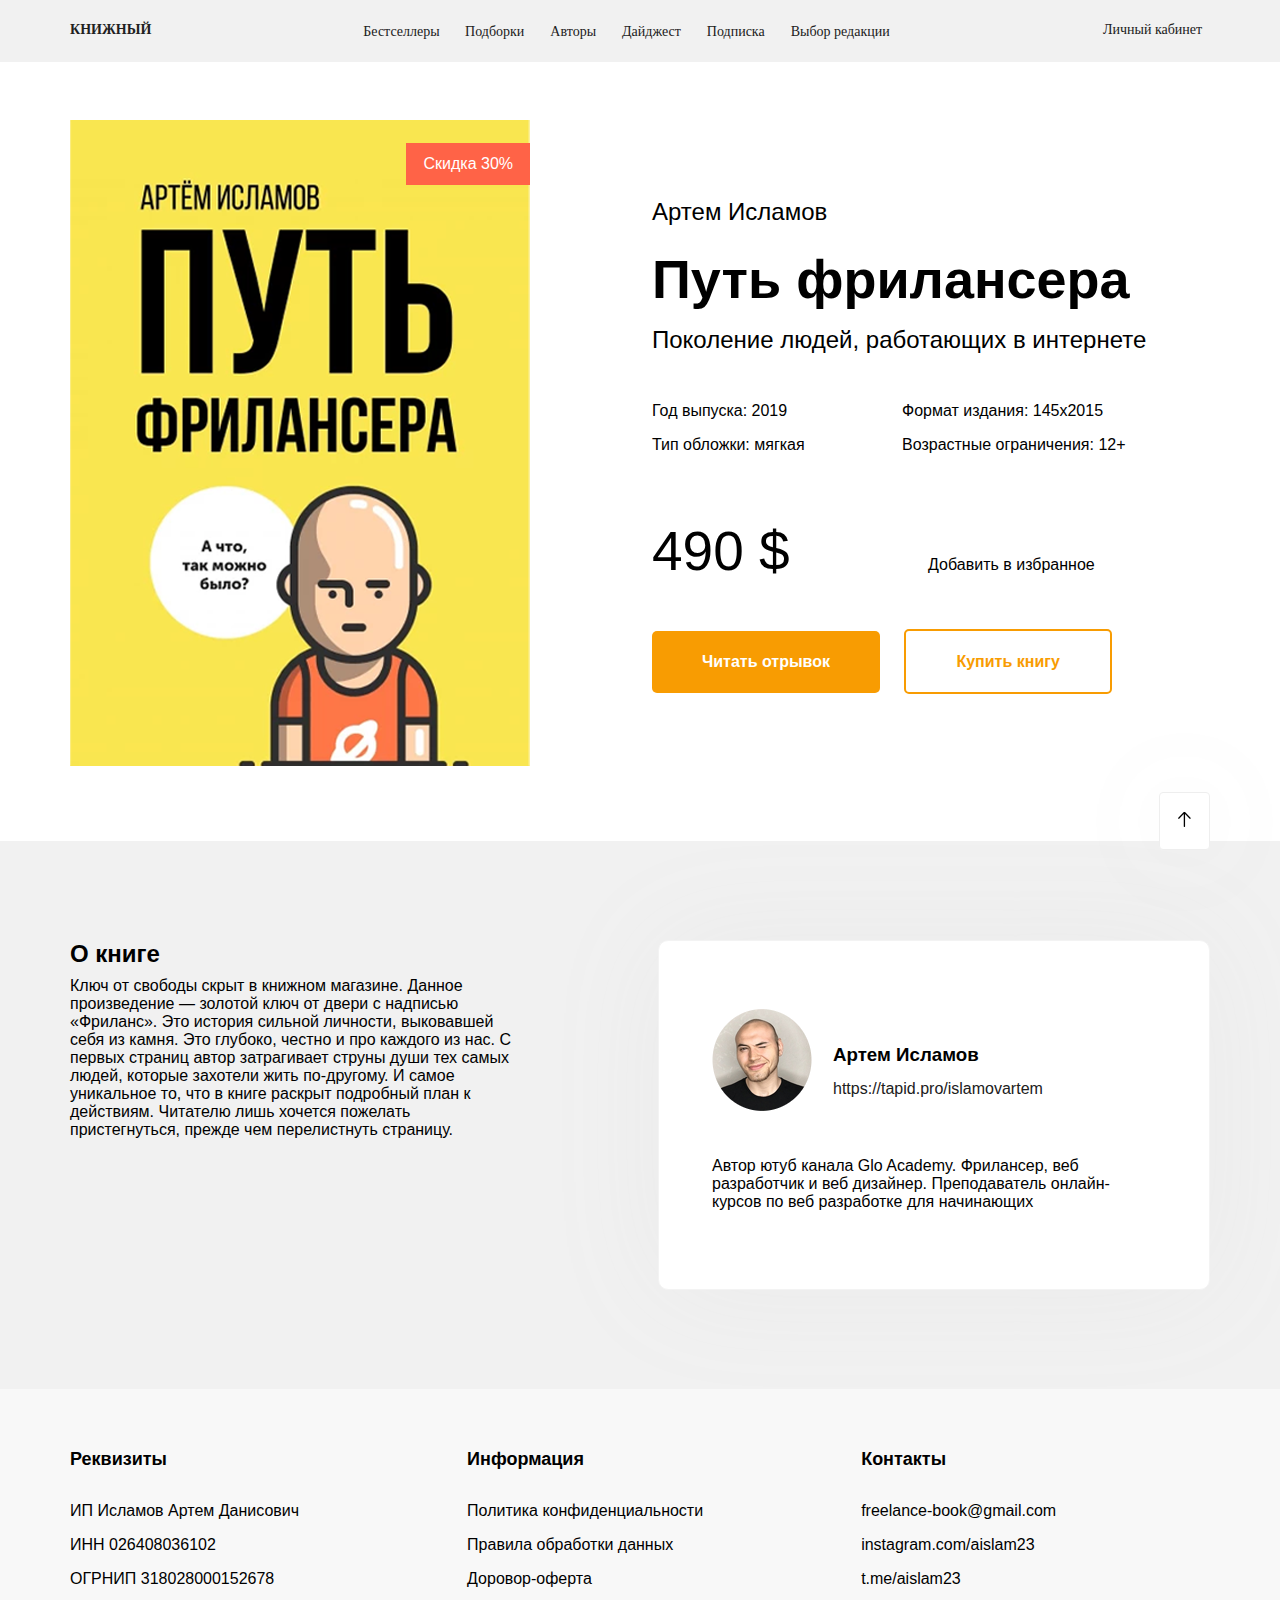
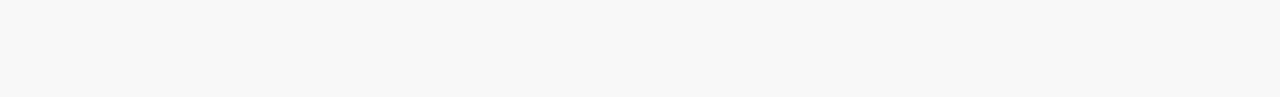
<file: index.html>
<!DOCTYPE html>
<html lang="en">

<head>
  <meta charset="UTF-8">
  <meta http-equiv="X-UA-Compatible" content="IE=edge">
  <meta name="viewport" content="width=device-width, initial-scale=1.0">
  <title>Путь фрилансера</title>
  <link rel="stylesheet" href="style.css">
</head>

<body>
  <header class="header">
    <div class="header-container">
      <span class="logo">Книжный</span>
      <nav class="nav">
        <a href="https://store.steampowered.com/sub/841014/" class="nav-link">Бестселлеры </a>
        <a href="https://store.steampowered.com/sub/841014/" class="nav-link">Подборки</a>
        <a href="https://store.steampowered.com/sub/841014/" class="nav-link">Авторы</a>
        <a href="https://store.steampowered.com/sub/841014/" class="nav-link">Дайджест</a>
        <a href="https://store.steampowered.com/sub/841014/" class="nav-link">Подписка</a>
        <a href="https://store.steampowered.com/sub/841014/" class="nav-link">Выбор редакции</a>
      </nav>
      <a href="https://store.steampowered.com/sub/841014/" class="login">Личный кабинет</a>
    </div>
  </header>
  <section class="hero">
    <div class="hero-conteiner">
      <div class="hero-img">
        <img src="img/artem.png"></img>
        <div class="sale">
          <span>Скидка 30%</span>
        </div>
      </div>
      <div class="hero-text">
        <span class="autor">Артем Исламов</span>
        <h1 class="title">Путь фрилансера</h1>
        <span class="subtitle">Поколение людей, работающих в интернете</span>
        <div class="info">
          <span class="info-text date">Год выпуска: 2019</span>
          <span class="info-text fotmat">Формат издания: 145х2015</span>
          <span class="info-text type">Тип обложки: мягкая</span>
          <span class="info-text age">Возрастные ограничения: 12+</span>
        </div>
        <div class="prise">
          <sapn class="prisetag">490 $</sapn>
          <a href="https://store.steampowered.com/sub/841014/" class="fovorites">Добавить в избранное </a>
          <div class="buttons">
            <button class="button button-primary">Читать отрывок</button>
            <a href="https://store.steampowered.com/sub/841014/" class="button button-outline">Купить книгу</a>
          </div>
        </div>
      </div>
    </div>
  </section>

  <section class="about">
    <div class="about-container">
      <div class="about-book">
        <h2 class="about-title">О книге</h2>
        <p class="about-text">
          Ключ от свободы скрыт в книжном магазине. Данное произведение — золотой ключ от двери с надписью «Фриланс».
          Это история сильной личности, выковавшей себя из камня. Это глубоко, честно и про каждого из нас.
          С первых страниц автор затрагивает струны души тех самых людей, которые захотели жить по-другому.
          И самое уникальное то, что в книге раскрыт подробный план к действиям.
          Читателю лишь хочется пожелать пристегнуться, прежде чем перелистнуть страницу.
        </p>
      </div>
      <div class="about-autor">
        <img src="img/autor.png" alt="" class="autor">
        <div class="autor-bio">
          <h3 class="autor-name">Артем Исламов</h3>
          <a href="https://store.steampowered.com/sub/841014/" class="autor-link">https://tapid.pro/islamovartem</a>
        </div>
        <p class="autor-text">Автор ютуб канала Glo Academy. Фрилансер,
          веб разработчик и веб дизайнер. Преподаватель онлайн-курсов по веб разработке для начинающих</p>
      </div>
    </div>
  </section>
  <footer class="footer">
    <div class="footer-container">
      <div class="requsites">
        <h3 class="footer-title">Реквизиты</h3>
        <ul class="footer-list">
          <li class="list-item">ИП Исламов Артем Данисович</li>
          <li class="list-item">ИНН 026408036102</li>
          <li class="list-item">ОГРНИП 318028000152678</li>
        </ul>
      </div>
      <div class="information">
        <h3 class="footer-title">Информация</h3>
        <ul class="footer-list">
          <li class="list-item">
            <a href="https://store.steampowered.com/sub/841014/" class=footer-link>Политика конфиденциальности</a>
          </li>
          <li class="list-item">
            <a href="https://store.steampowered.com/sub/841014/" class=footer-link>Правила обработки данных</a>
          </li>
          <li class="list-item"><a href="https://store.steampowered.com/sub/841014/"
              class=footer-link>Доровор-оферта</a>
          </li>
        </ul>
      </div>
      <div class="contacts">
        <h3 class="footer-title">Контакты</h3>
        <ul class="footer-list">
          <li class="list-item">
            <a href="https://store.steampowered.com/sub/841014/" class=footer-link>freelance-book@gmail.com</a>
          </li>
          <li class="list-item">
            <a href="https://store.steampowered.com/sub/841014/" class=footer-link>instagram.com/aislam23</a>
          </li>
          <li class="list-item">
            <a href="https://store.steampowered.com/sub/841014/" class=footer-link>t.me/aislam23</a>
          </li>
        </ul>
      </div>
    </div>
  </footer>
  <a href="#" class='to-top'>
    <img src="img/arrow.png" alt="Наверх">
  </a>
</body>

</html>
</file>
<file: style.css>
* {
    box-sizing: border-box;
    margin: 0;
    padding: 0;
    scroll-behavior: smooth;
}

.body {
    font-family: Tahoma sans-serif;
    color: #202020;
}

.header {
    background-color: #f1f1f1;
    padding: 22px 0;
    position: fixed;
    width: 100%;
    z-index: 999;
}

.header-container {
    max-width: 1140px;
    margin: auto;
    display: flex;
    justify-content: space-between;
}

.nav-link {
    /* Style for "Подписка" */
    width: 61px;
    height: 12px;
    color: #202020;
    font-family: Tahoma;
    font-size: 14px;
    font-weight: 400;
    font-style: normal;
    letter-spacing: normal;
    line-height: normal;
    text-align: left;
    margin-left: 11px;
    margin-right: 11px;
    /* Text style for "Подписка" */
    font-style: normal;
    letter-spacing: normal;
    line-height: normal;
    text-decoration: none;
}

.logo {
    /* Style for "Книжный" */
    width: 80px;
    height: 14px;
    color: #202020;
    font-family: Tahoma;
    font-size: 14px;
    font-weight: 700;
    font-style: normal;
    letter-spacing: normal;
    line-height: normal;
    text-align: left;
    text-transform: uppercase;
    /* Text style for "Книжный" */
    font-style: normal;
    letter-spacing: normal;
    line-height: normal;
}

.login {
    /* Style for "Личный каб" */
    width: 107px;
    height: 12px;
    color: #202020;
    font-family: Tahoma;
    font-size: 14px;
    font-weight: 400;
    font-style: normal;
    letter-spacing: normal;
    line-height: normal;
    text-align: left;
    /* Text style for "Личный каб" */
    font-style: normal;
    letter-spacing: normal;
    line-height: normal;
    text-decoration: none;
}

.hero {
    padding-top: 120px;
    padding-bottom: 71px;
}

.hero-conteiner {
    max-width: 1140px;
    margin: auto;
    display: flex;
    align-items: center;
    font-family: sans-serif;
}

.hero-img {
    margin-right: 122px;
    position: relative;
}

.sale {
    position: absolute;
    right: 0;
    top: 23px;
    background-color: tomato;
    color: #ffffff;
    padding: 12px 17px;

}

.autor {
    display: block;
    font-size: 24px;
    font-weight: 400;
    margin-bottom: 22px;
}

.title {
    font-size: 54px;
    font-weight: 700;
    margin-bottom: 15px;
    margin-top: 0;
}

.subtitle {
    display: block;
    font-size: 24px;
    font-weight: 400;
    line-height: 29px;
    margin-bottom: 48px;
}

.info {
    max-width: 500px;
    display: flex;
    flex-wrap: wrap;
    justify-content: space-between;
    margin-bottom: 49px;
}

.info-text {
    font-size: 16px;
    font-weight: 400;
    flex-basis: 50%;
    margin-bottom: 16px;
}

.prisetag {
    font-weight: 400;
    font-size: 55px;
    margin-right: 64px;
}

.fovorites {
    font-size: 16px;
    font-weight: 400;
    text-decoration: none;
    color: inherit;
    padding-left: 70px;
}

.button {
    font-size: 16px;
    font-weight: 700;
    padding: 22px 50px;
    border-radius: 5px;
    border: 2px solid #f89c02;
}

.button-primary {
    background-color: #f89c02;
    color: #ffff;
    border: none;
    margin-top: 48px;
    margin-right: 20px;
}

.button-outline {
    border: 2px solid #f89c02;
    color: #f89c02;
    text-decoration: none;
}

.about {
    background-color: #f1f1f1;
    padding: 99px 0px;
}

.about-container {
    max-width: 1140px;
    margin: auto;
    display: flex;
    justify-content: space-between;
    font-family: sans-serif;
}

.about-book {
    max-width: 454px;
    max-height: 208px;
    flex-shrink: 0;
    display: flex;
    flex-wrap: wrap;
}

.about-autor {
    display: flex;
    flex-wrap: wrap;
    max-width: 552px;
    box-shadow: 0 1px 120px rgba(161, 161, 161, 0.08);
    border-radius: 10px;
    border: 1px solid #f3f3f3;
    background-color: #ffffff;
    padding: 68px 53px;
    align-items: center;
}

.autor-text {
    flex-basis: 100%;
    margin-top: 24px;
    width: 381px;
    height: 64px;
}

.autor-link {
    text-decoration: none;
    color: #202020;
}

.autor {
    margin-right: 21px;
}

.autor-name {
    margin-bottom: 14px;
}

.footer {
    background-color: #f1f1f185;
    padding-top: 60px;
    padding-bottom: 93px;
}

.footer-container {
    max-width: 1140px;
    margin: auto;
    display: flex;
    flex-wrap: wrap;
    font-family: sans-serif;
}

.footer-list {
    padding: 0;
    list-style: none;
}

.list-item {
    margin-bottom: 16px;
}

.footer-title {
    font-size: 18px;
    font-weight: 700;
    margin-top: 0;
    margin-bottom: 32px;
}

.footer-link {
    color: inherit;
    text-decoration: none;
}

.requsites {
    margin-right: 168px;
}

.information {
    margin-right: 158px;
}

.to-top {
    position: fixed;
    bottom: 50px;
    right: 70px;
    box-shadow: 0 1px 120px rgba(161, 161, 161, 0.08);
    border-radius: 4px;
    border: 1px solid #eeeeee;
    background-color: #ffffff;
    padding: 18px;
}
</file>
